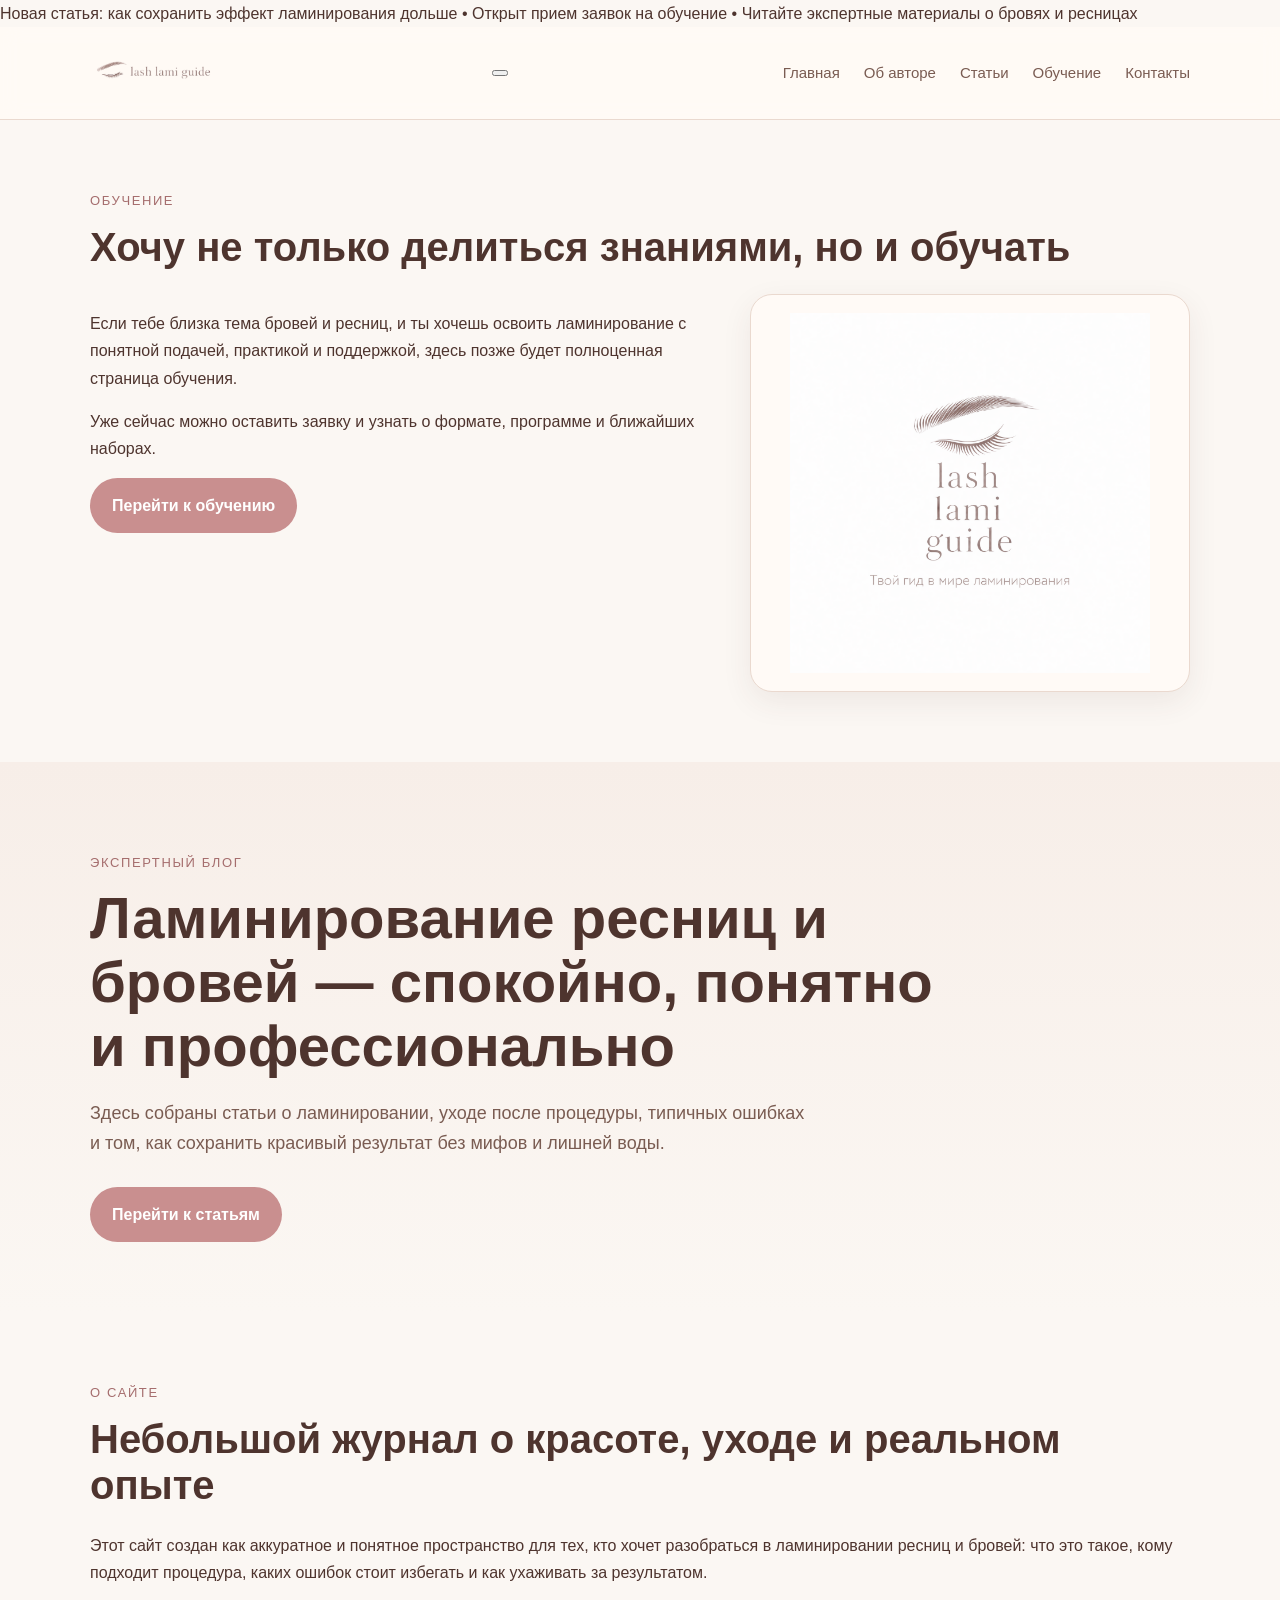
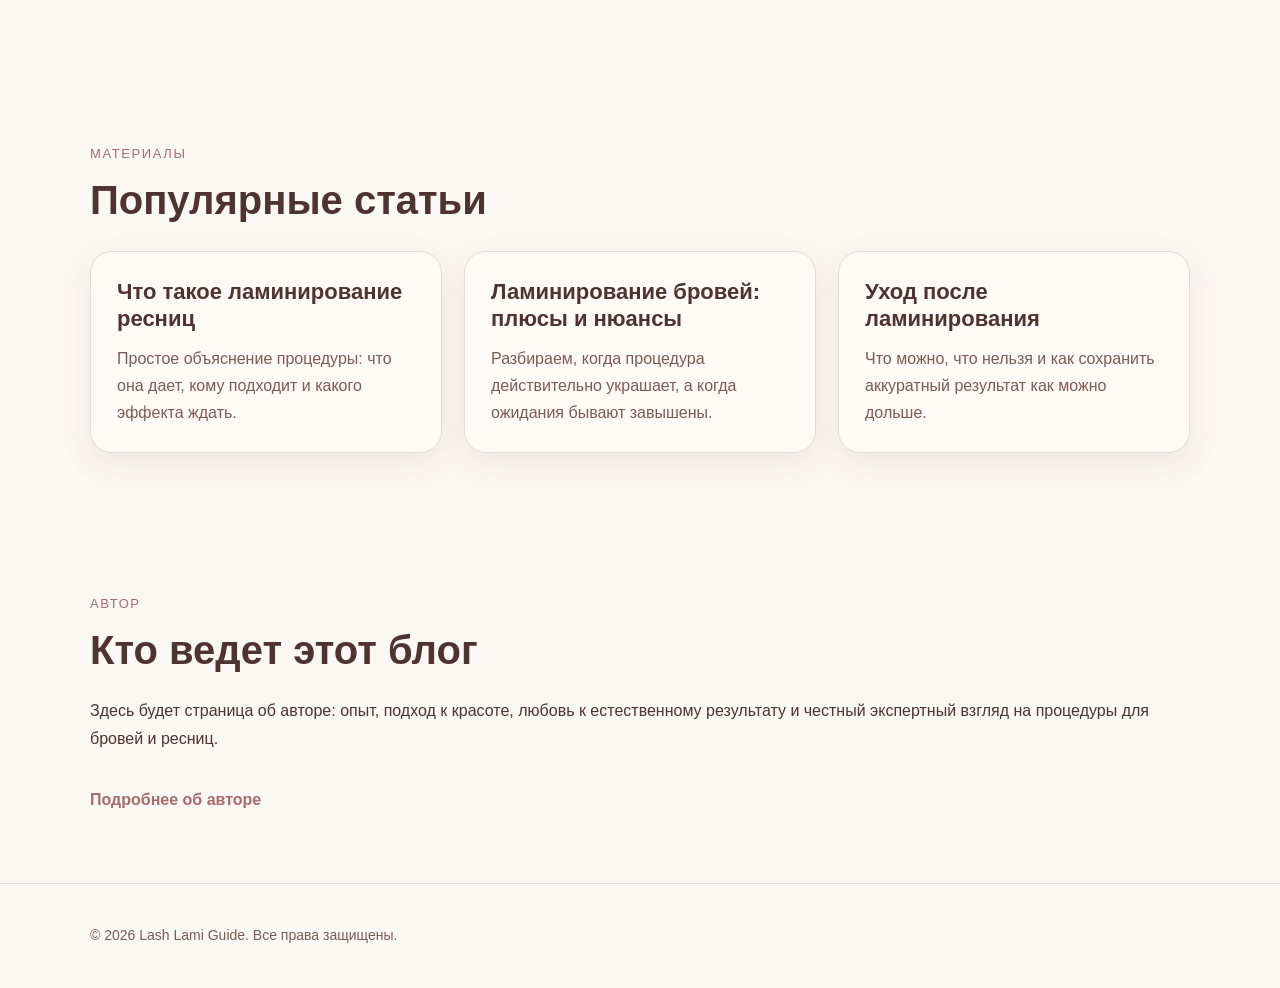
<file: index.html>
<!DOCTYPE html>
<html lang="ru">
<head>
  <meta charset="UTF-8">
  <meta name="viewport" content="width=device-width, initial-scale=1.0">
  <title>Lash Lami Guide — блог о ламинировании ресниц и бровей</title>
  <meta name="description" content="Экспертный блог о ламинировании ресниц и бровей: статьи, уход, советы, ошибки и личный опыт автора.">
  <link rel="icon" type="image/png" href="images/favicon.png">
  <link rel="stylesheet" href="style.css">
</head>
<body>
  <div class="top-announcement">
  <div class="announcement-track">
    <span>Новая статья: как сохранить эффект ламинирования дольше</span>
    <span>•</span>
    <span>Открыт прием заявок на обучение</span>
    <span>•</span>
    <span>Читайте экспертные материалы о бровях и ресницах</span>
  </div>
</div>
<header class="site-header">
<div class="container">
  <div class="header-top">
    <a href="index.html" class="logo">
      <img src="images/logo-header.png" alt="Lash Lami Guide">
    </a>

    <button class="burger" id="burger-button" aria-label="Открыть меню" aria-expanded="false">
      <span></span>
      <span></span>
      <span></span>
    </button>

    <nav class="main-nav" id="main-nav">
      <a href="index.html">Главная</a>
      <a href="about.html">Об авторе</a>
      <a href="articles.html">Статьи</a>
      <a href="training.html">Обучение</a>
      <a href="contacts.html">Контакты</a>
    </nav>
  </div>
</div>
</header>
  <section class="training-preview">
    <div class="container">
      <div class="section-heading">
        <p class="section-kicker">Обучение</p>
        <h2>Хочу не только делиться знаниями, но и обучать</h2>
      </div>

      <div class="split-block">
        <div>
          <p>
            Если тебе близка тема бровей и ресниц, и ты хочешь освоить ламинирование
            с понятной подачей, практикой и поддержкой, здесь позже будет полноценная
            страница обучения.
          </p>
          <p>
            Уже сейчас можно оставить заявку и узнать о формате, программе и ближайших наборах.
          </p>
          <a class="button" href="training.html">Перейти к обучению</a>
        </div>

        <div class="training-logo-box">
  <img src="images/logo-main.png" alt="Lash Lami Guide" class="training-logo-image">
</div>
      </div>
    </div>
  </section>
  <main>
    <section class="hero">
      <div class="container">
        <p class="hero-label">Экспертный блог</p>
        <h1>Ламинирование ресниц и бровей — спокойно, понятно и профессионально</h1>
        <p class="hero-text">
          Здесь собраны статьи о ламинировании, уходе после процедуры, типичных ошибках и том,
          как сохранить красивый результат без мифов и лишней воды.
        </p>
        <a class="button" href="articles.html">Перейти к статьям</a>
      </div>
    </section>

    <section class="intro">
      <div class="container">
        <div class="section-heading">
          <p class="section-kicker">О сайте</p>
          <h2>Небольшой журнал о красоте, уходе и реальном опыте</h2>
        </div>

        <p>
          Этот сайт создан как аккуратное и понятное пространство для тех, кто хочет разобраться
          в ламинировании ресниц и бровей: что это такое, кому подходит процедура, каких ошибок
          стоит избегать и как ухаживать за результатом.
        </p>
      </div>
    </section>

    <section class="featured-posts">
      <div class="container">
        <div class="section-heading">
          <p class="section-kicker">Материалы</p>
          <h2>Популярные статьи</h2>
        </div>

        <div class="cards">
          <article class="card">
            <h3><a href="articles/lash-lamination.html">Что такое ламинирование ресниц</a></h3>
            <p>
              Простое объяснение процедуры: что она дает, кому подходит и какого эффекта ждать.
            </p>
          </article>

          <article class="card">
            <h3><a href="articles/brow-lamination.html">Ламинирование бровей: плюсы и нюансы</a></h3>
            <p>
              Разбираем, когда процедура действительно украшает, а когда ожидания бывают завышены.
            </p>
          </article>

          <article class="card">
            <h3><a href="articles/aftercare.html">Уход после ламинирования</a></h3>
            <p>
              Что можно, что нельзя и как сохранить аккуратный результат как можно дольше.
            </p>
          </article>
        </div>
      </div>
    </section>

    <section class="author-preview">
      <div class="container">
        <div class="section-heading">
          <p class="section-kicker">Автор</p>
          <h2>Кто ведет этот блог</h2>
        </div>

        <p>
          Здесь будет страница об авторе: опыт, подход к красоте, любовь к естественному результату
          и честный экспертный взгляд на процедуры для бровей и ресниц.
        </p>

        <a class="text-link" href="about.html">Подробнее об авторе</a>
      </div>
    </section>
  </main>

  <footer class="site-footer">
    <div class="container">
      <p>© 2026 Lash Lami Guide. Все права защищены.</p>
    </div>
  </footer>
  <script>
    const burgerButton = document.getElementById('burger-button');
    const mainNav = document.getElementById('main-nav');

    if (burgerButton && mainNav) {
      burgerButton.addEventListener('click', () => {
        const isOpen = mainNav.classList.toggle('is-open');
        burgerButton.setAttribute('aria-expanded', isOpen ? 'true' : 'false');
      });
    }
  </script>
</body>
</html>
</file>
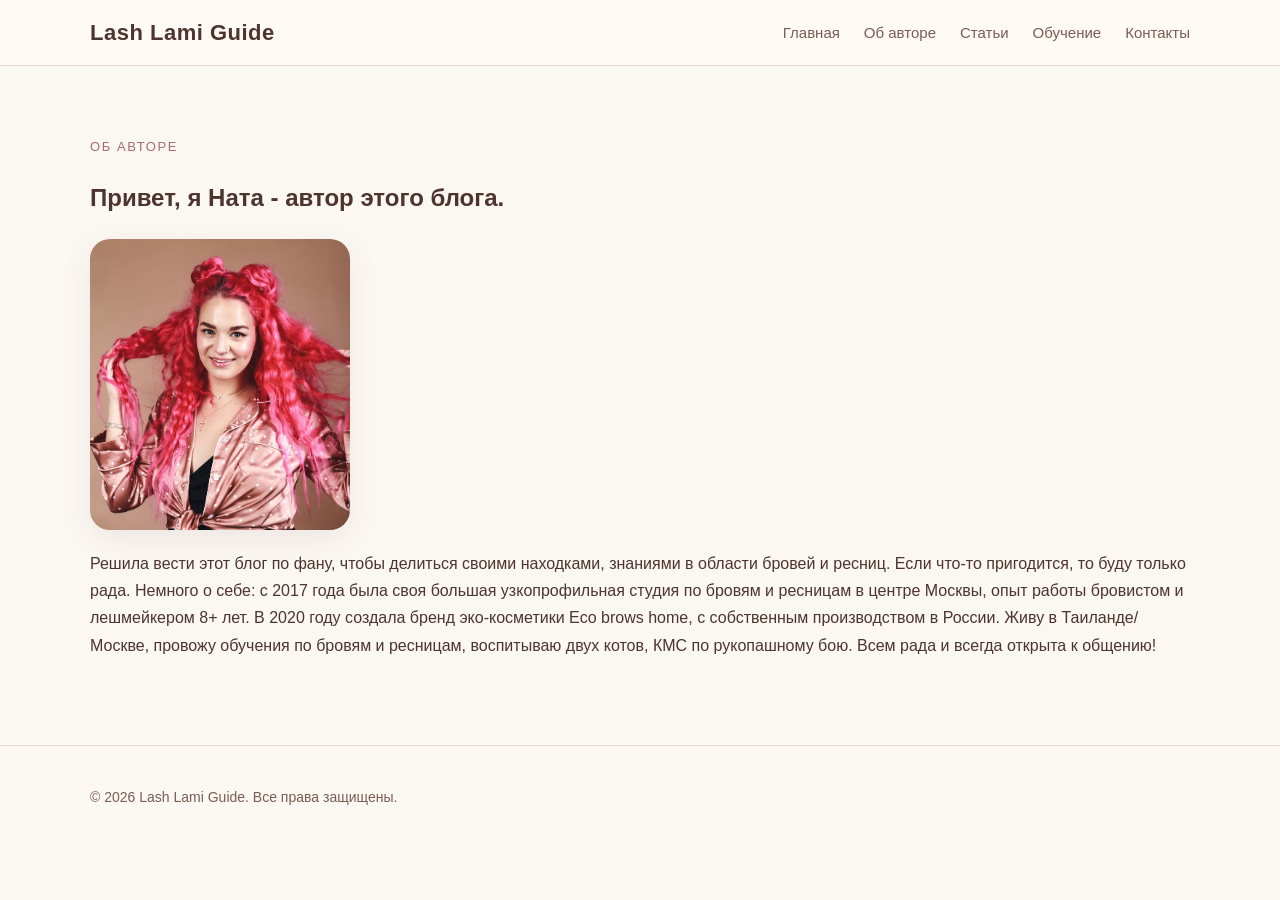
<file: about.html>
<!DOCTYPE html>
<html lang="ru">
<head>
  <meta charset="UTF-8">
  <meta name="viewport" content="width=device-width, initial-scale=1.0">
  <title>Об авторе — Lash Lami Guide</title>
  <meta name="description" content="Об авторе блога Lash Lami Guide: опыт, подход и взгляд на ламинирование ресниц и бровей.">
  <link rel="stylesheet" href="style.css">
</head>
<body>

  <header class="site-header">
    <div class="container">
      <div class="header-top">
        <a href="index.html" class="logo">Lash Lami Guide</a>
        <nav class="main-nav">
  <a href="index.html">Главная</a>
  <a href="about.html">Об авторе</a>
  <a href="articles.html">Статьи</a>
  <a href="training.html">Обучение</a>
  <a href="contacts.html">Контакты</a>
</nav>
      </div>
    </div>
  </header>

  <main>
    <section>
      <div class="container">
        <p class="section-kicker">Об авторе</p>
        <h1>Привет, я Ната - автор этого блога.</h1>
        <img src="images/author.jpg" alt="Автор блога о ламинировании" class="author-image">
        <p>
          Решила вести этот блог по фану, чтобы делиться своими находками, знаниями в области бровей и ресниц.
          Если что-то пригодится, то буду только рада. Немного о себе: с 2017 года была своя большая узкопрофильная студия по бровям и ресницам
          в центре Москвы, опыт работы бровистом и лешмейкером 8+ лет.
          В 2020 году создала бренд эко-косметики Eco brows home, с собственным производством в России. Живу в Таиланде/Москве, провожу обучения по бровям и ресницам,
          воспитываю двух котов, КМС по рукопашному бою.
          Всем рада и всегда открыта к общению!
        </p>
      </div>
    </section>
  </main>

  <footer class="site-footer">
    <div class="container">
      <p>© 2026 Lash Lami Guide. Все права защищены.</p>
    </div>
  </footer>

</body>
</html>
</file>
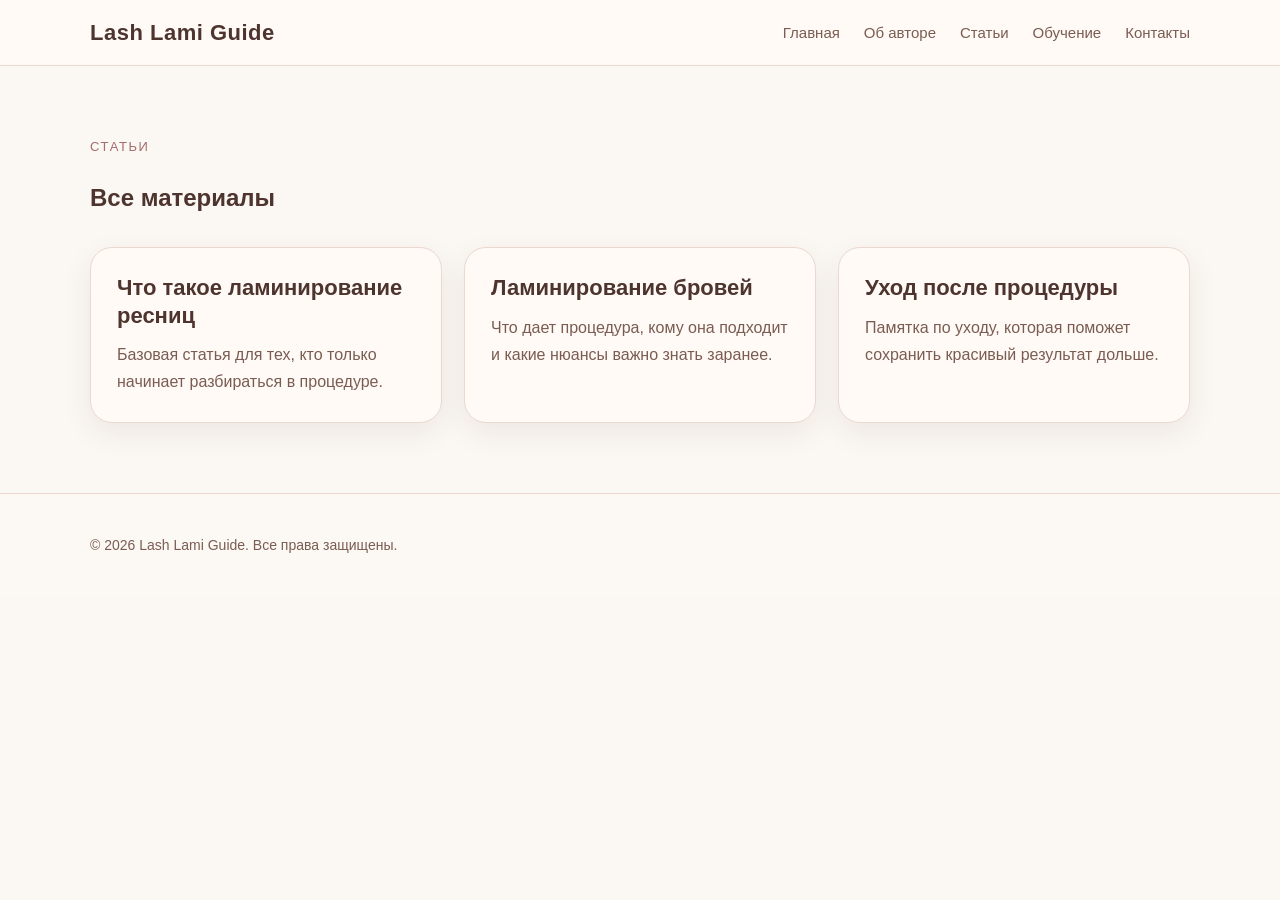
<file: articles.html>
<!DOCTYPE html>
<html lang="ru">
<head>
  <meta charset="UTF-8">
  <meta name="viewport" content="width=device-width, initial-scale=1.0">
  <title>Статьи — Lash Lami Guide</title>
  <meta name="description" content="Статьи о ламинировании ресниц и бровей: уход, ошибки, советы и разбор процедур.">
  <link rel="stylesheet" href="style.css">
</head>
<body>

  <header class="site-header">
    <div class="container">
      <div class="header-top">
        <a href="index.html" class="logo">Lash Lami Guide</a>
        <nav class="main-nav">
      <a href="index.html">Главная</a>
      <a href="about.html">Об авторе</a>
      <a href="articles.html">Статьи</a>
      <a href="training.html">Обучение</a>
      <a href="contacts.html">Контакты</a>
    </nav>
      </div>
    </div>
  </header>

  <main>
    <section>
      <div class="container">
        <p class="section-kicker">Статьи</p>
        <h1>Все материалы</h1>

        <div class="cards">
          <article class="card">
            <h3><a href="articles/lash-lamination.html">Что такое ламинирование ресниц</a></h3>
            <p>Базовая статья для тех, кто только начинает разбираться в процедуре.</p>
          </article>

          <article class="card">
            <h3><a href="articles/brow-lamination.html">Ламинирование бровей</a></h3>
            <p>Что дает процедура, кому она подходит и какие нюансы важно знать заранее.</p>
          </article>

          <article class="card">
            <h3><a href="articles/aftercare.html">Уход после процедуры</a></h3>
            <p>Памятка по уходу, которая поможет сохранить красивый результат дольше.</p>
          </article>
        </div>
      </div>
    </section>
  </main>

  <footer class="site-footer">
    <div class="container">
      <p>© 2026 Lash Lami Guide. Все права защищены.</p>
    </div>
  </footer>

</body>
</html>
</file>
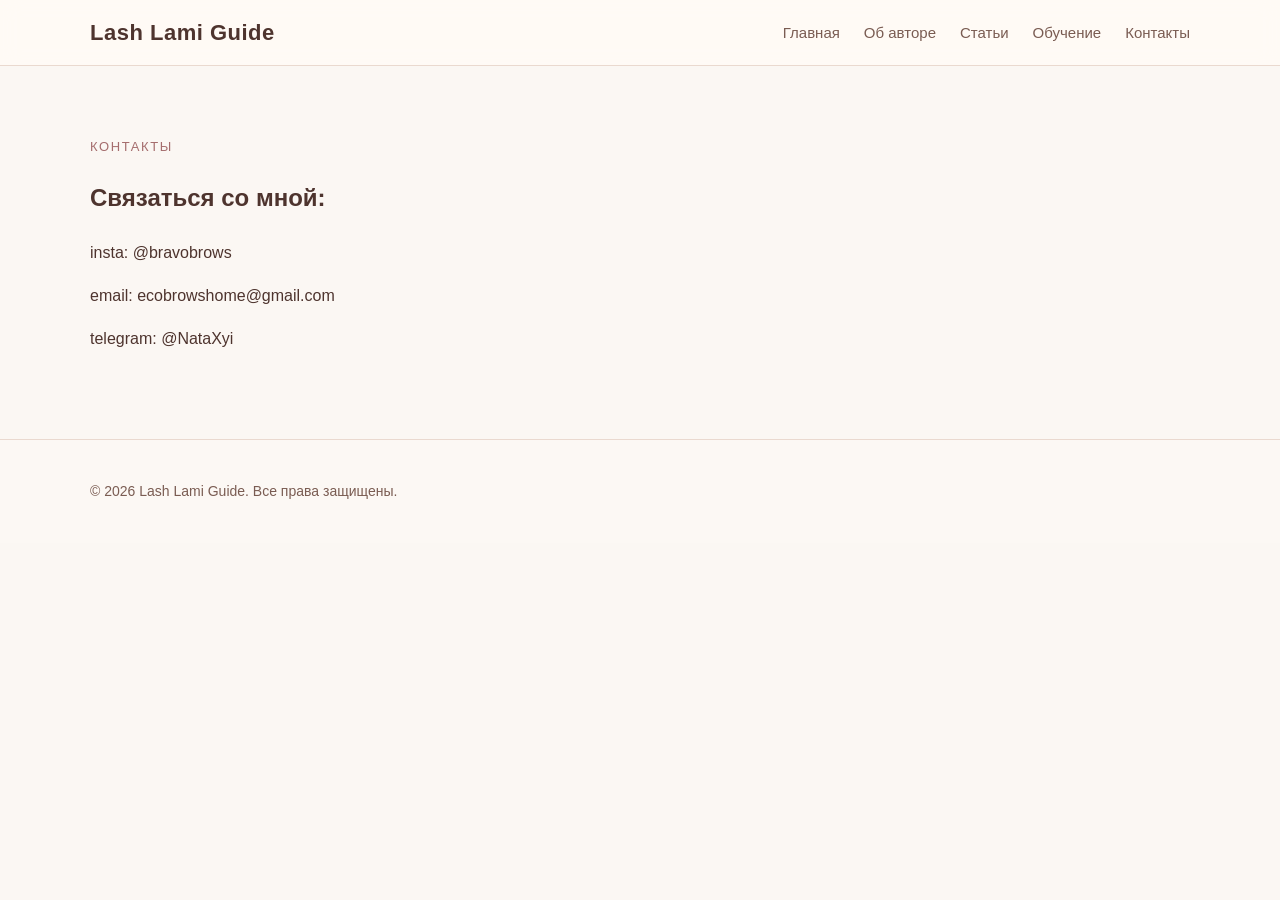
<file: contacts.html>
<!DOCTYPE html>
<html lang="ru">
<head>
  <meta charset="UTF-8">
  <meta name="viewport" content="width=device-width, initial-scale=1.0">
  <title>Контакты — Lash Lami Guide</title>
  <meta name="description" content="Контакты блога Lash Lami Guide.">
  <link rel="stylesheet" href="style.css">
</head>
<body>

  <header class="site-header">
    <div class="container">
      <div class="header-top">
        <a href="index.html" class="logo">Lash Lami Guide</a>
        <nav class="main-nav">
        <a href="index.html">Главная</a>
        <a href="about.html">Об авторе</a>
        <a href="articles.html">Статьи</a>
        <a href="training.html">Обучение</a>
        <a href="contacts.html">Контакты</a>
      </nav>
      </div>
    </div>
  </header>

  <main>
    <section>
      <div class="container">
        <p class="section-kicker">Контакты</p>
        <h1>Связаться со мной:</h1>
        <p>insta: @bravobrows</p>
        <p>email: ecobrowshome@gmail.com</p>
        <p>telegram: @NataXyi</p>
      </div>
    </section>
  </main>

  <footer class="site-footer">
    <div class="container">
      <p>© 2026 Lash Lami Guide. Все права защищены.</p>
    </div>
  </footer>

</body>
</html>
</file>
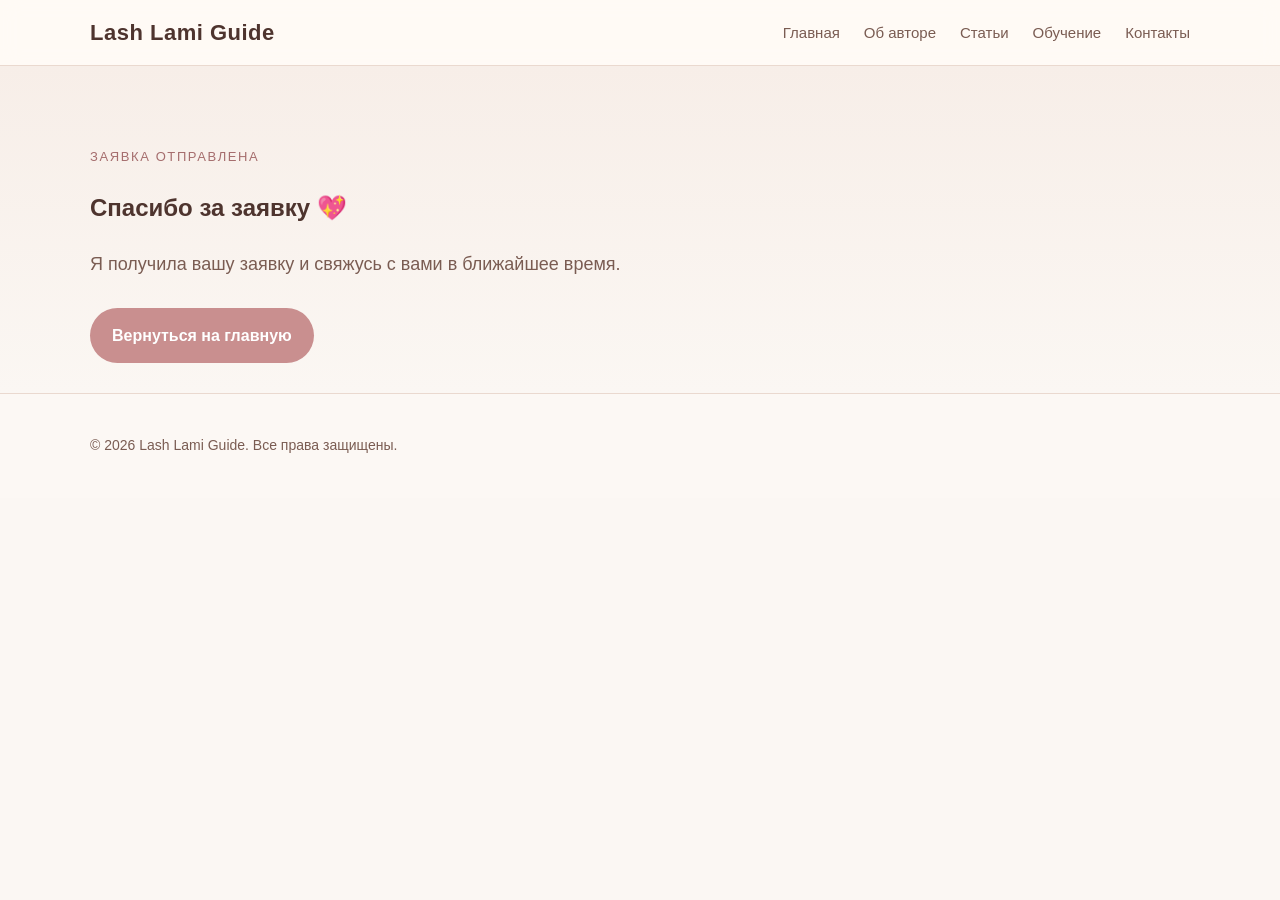
<file: thanks.html>
<!DOCTYPE html>
<html lang="ru">
<head>
  <meta charset="UTF-8">
  <meta name="viewport" content="width=device-width, initial-scale=1.0">
  <title>Спасибо за заявку — Lash Lami Guide</title>
  <meta name="description" content="Спасибо за заявку на обучение.">
  <link rel="stylesheet" href="style.css">
</head>
<body>

  <header class="site-header">
    <div class="container">
      <div class="header-top">
        <a href="index.html" class="logo">Lash Lami Guide</a>
        <nav class="main-nav">
          <a href="index.html">Главная</a>
          <a href="about.html">Об авторе</a>
          <a href="articles.html">Статьи</a>
          <a href="training.html">Обучение</a>
          <a href="contacts.html">Контакты</a>
        </nav>
      </div>
    </div>
  </header>

  <main>
    <section class="page-hero">
      <div class="container">
        <p class="section-kicker">Заявка отправлена</p>
        <h1>Спасибо за заявку 💖</h1>
        <p class="hero-text">
          Я получила вашу заявку и свяжусь с вами в ближайшее время.
        </p>
        <a class="button" href="index.html">Вернуться на главную</a>
      </div>
    </section>
  </main>

  <footer class="site-footer">
    <div class="container">
      <p>© 2026 Lash Lami Guide. Все права защищены.</p>
    </div>
  </footer>

</body>
</html>
</file>
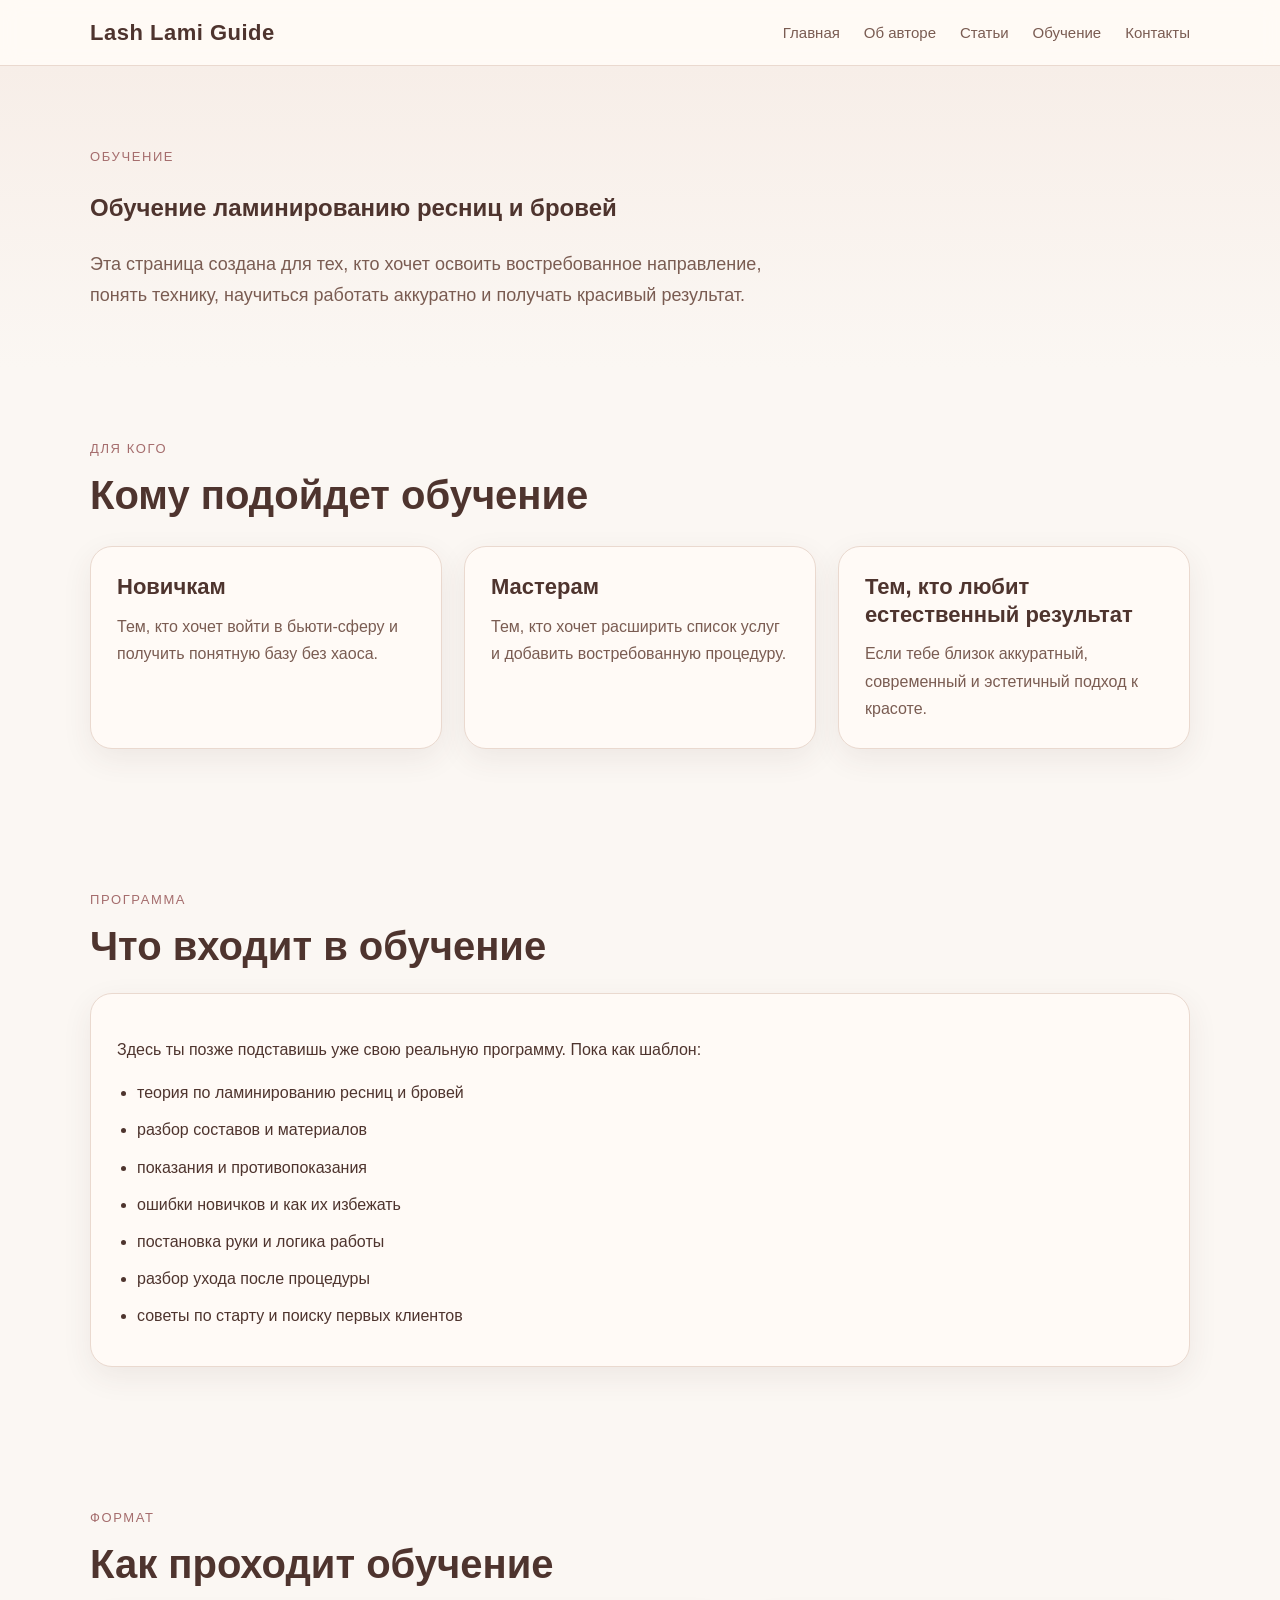
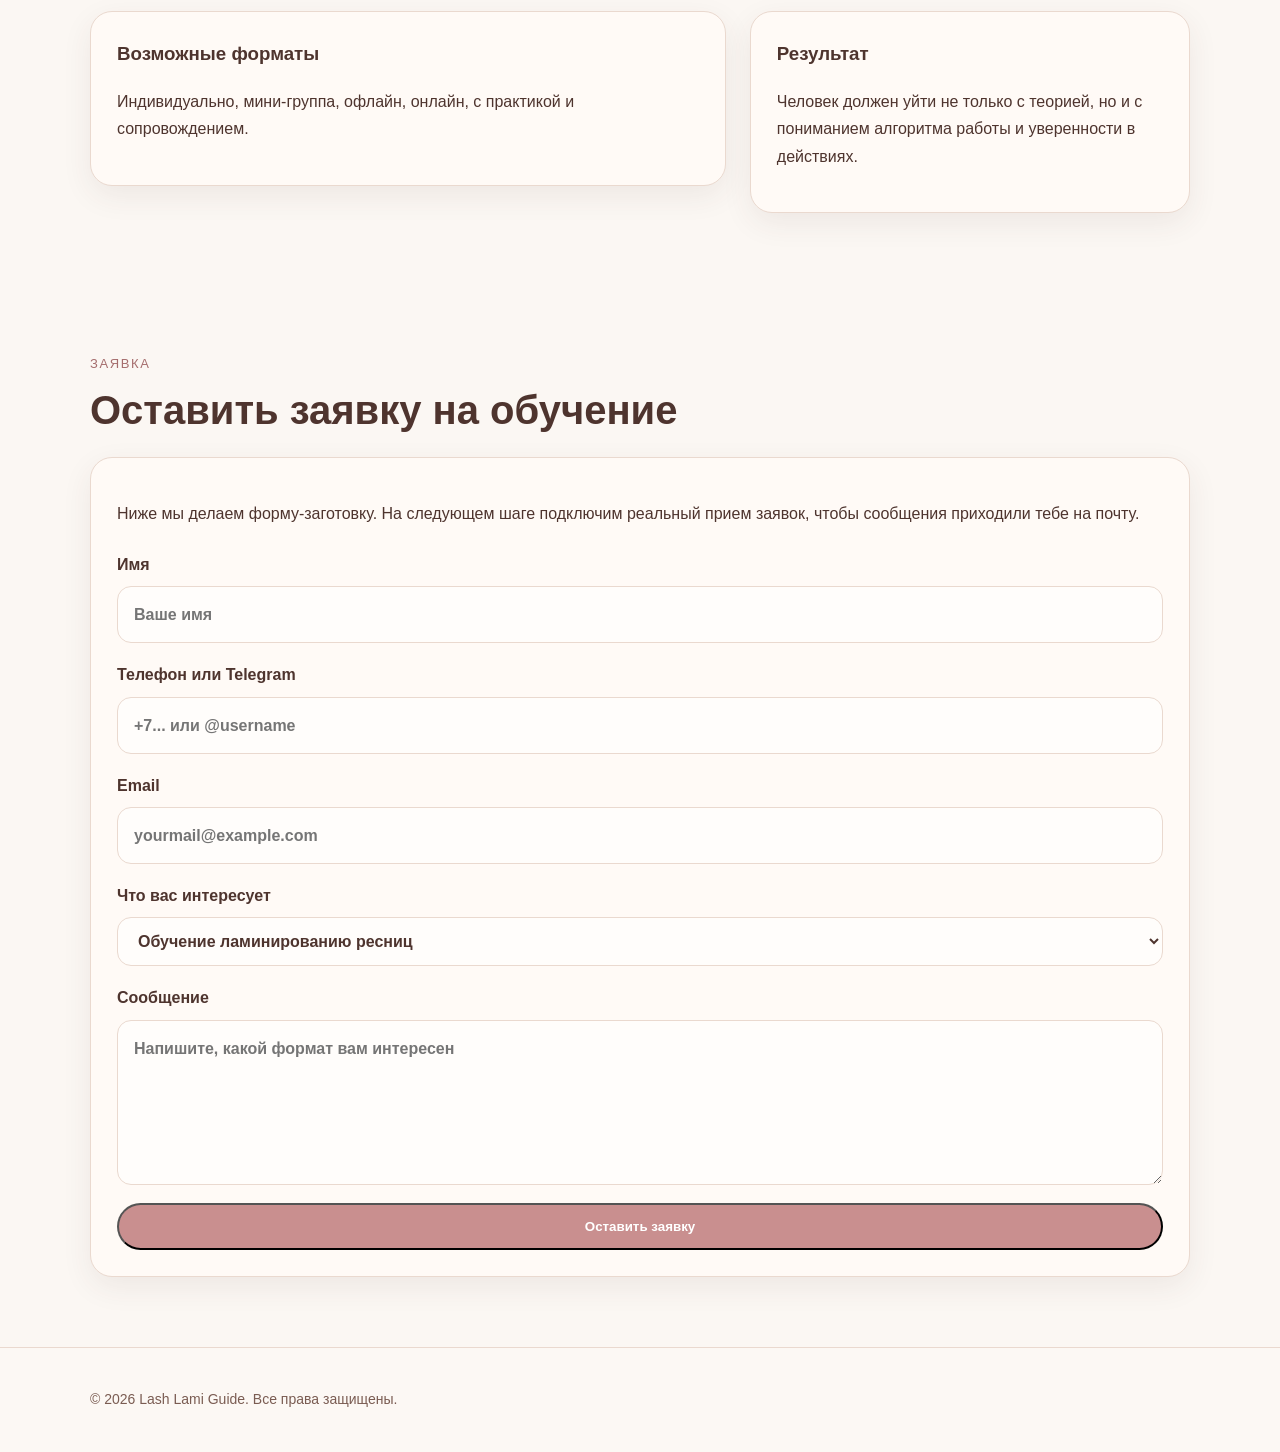
<file: training.html>
<!DOCTYPE html>
<html lang="ru">
<head>
  <meta charset="UTF-8">
  <meta name="viewport" content="width=device-width, initial-scale=1.0">
  <title>Обучение — Lash Lami Guide</title>
  <meta name="description" content="Обучение ламинированию ресниц и бровей: формат, программа, для кого подходит и как оставить заявку.">
  <link rel="stylesheet" href="style.css">
</head>
<body>

  <header class="site-header">
    <div class="container">
      <div class="header-top">
        <a href="index.html" class="logo">Lash Lami Guide</a>
        <nav class="main-nav">
  <a href="index.html">Главная</a>
  <a href="about.html">Об авторе</a>
  <a href="articles.html">Статьи</a>
  <a href="training.html">Обучение</a>
  <a href="contacts.html">Контакты</a>
</nav>
      </div>
    </div>
  </header>

  <main>
    <section class="page-hero">
      <div class="container">
        <p class="section-kicker">Обучение</p>
        <h1>Обучение ламинированию ресниц и бровей</h1>
        <p class="hero-text">
          Эта страница создана для тех, кто хочет освоить востребованное направление,
          понять технику, научиться работать аккуратно и получать красивый результат.
        </p>
      </div>
    </section>

    <section>
      <div class="container">
        <div class="section-heading">
          <p class="section-kicker">Для кого</p>
          <h2>Кому подойдет обучение</h2>
        </div>

        <div class="cards">
          <article class="card">
            <h3>Новичкам</h3>
            <p>Тем, кто хочет войти в бьюти-сферу и получить понятную базу без хаоса.</p>
          </article>

          <article class="card">
            <h3>Мастерам</h3>
            <p>Тем, кто хочет расширить список услуг и добавить востребованную процедуру.</p>
          </article>

          <article class="card">
            <h3>Тем, кто любит естественный результат</h3>
            <p>Если тебе близок аккуратный, современный и эстетичный подход к красоте.</p>
          </article>
        </div>
      </div>
    </section>

    <section>
      <div class="container">
        <div class="section-heading">
          <p class="section-kicker">Программа</p>
          <h2>Что входит в обучение</h2>
        </div>

        <div class="content-box">
          <p>Здесь ты позже подставишь уже свою реальную программу. Пока как шаблон:</p>

          <ul class="styled-list">
            <li>теория по ламинированию ресниц и бровей</li>
            <li>разбор составов и материалов</li>
            <li>показания и противопоказания</li>
            <li>ошибки новичков и как их избежать</li>
            <li>постановка руки и логика работы</li>
            <li>разбор ухода после процедуры</li>
            <li>советы по старту и поиску первых клиентов</li>
          </ul>
        </div>
      </div>
    </section>

    <section>
      <div class="container">
        <div class="section-heading">
          <p class="section-kicker">Формат</p>
          <h2>Как проходит обучение</h2>
        </div>

        <div class="split-block">
          <div class="info-box">
            <h3>Возможные форматы</h3>
            <p>Индивидуально, мини-группа, офлайн, онлайн, с практикой и сопровождением.</p>
          </div>

          <div class="info-box">
            <h3>Результат</h3>
            <p>Человек должен уйти не только с теорией, но и с пониманием алгоритма работы и уверенности в действиях.</p>
          </div>
        </div>
      </div>
    </section>

    <section class="application-section">
      <div class="container">
        <div class="section-heading">
          <p class="section-kicker">Заявка</p>
          <h2>Оставить заявку на обучение</h2>
        </div>

        <div class="content-box">
          <p>
            Ниже мы делаем форму-заготовку. На следующем шаге подключим реальный прием заявок,
            чтобы сообщения приходили тебе на почту.
          </p>

          <form id="training-form" class="application-form" action="https://formspree.io/f/xrerggzw" method="POST">
            <input type="hidden" name="_subject" value="Новая заявка на обучение">
            <label>
              Имя
              <input type="text" name="name" placeholder="Ваше имя" required>
            </label>

            <label>
              Телефон или Telegram
              <input type="text" name="contact" placeholder="+7... или @username" required>
            </label>

            <label>
              Email
              <input type="email" name="email" placeholder="yourmail@example.com" required>
            </label>

            <label>
              Что вас интересует
              <select name="interest">
                <option>Обучение ламинированию ресниц</option>
                <option>Обучение ламинированию бровей</option>
                <option>Комплексное обучение</option>
                <option>Хочу уточнить формат</option>
              </select>
            </label>

            <label>
              Сообщение
              <textarea name="message" rows="5" placeholder="Напишите, какой формат вам интересен"></textarea>
            </label>

            <button type="submit" class="button">Оставить заявку</button>
          </form>
        </div>
      </div>
    </section>
  </main>

  <footer class="site-footer">
    <div class="container">
      <p>© 2026 Lash Lami Guide. Все права защищены.</p>
    </div>
  </footer>
  <script>
    const form = document.getElementById('training-form');

    form.addEventListener('submit', async function (event) {
      event.preventDefault();

      const formData = new FormData(form);

      try {
        const response = await fetch(form.action, {
          method: 'POST',
          body: formData,
          headers: {
            'Accept': 'application/json'
          }
        });

        if (response.ok) {
          window.location.href = 'thanks.html';
        } else {
          alert('Не удалось отправить заявку. Попробуйте еще раз.');
        }
      } catch (error) {
        alert('Ошибка соединения. Попробуйте еще раз.');
      }
    });
  </script>
</body>
</html>
</file>
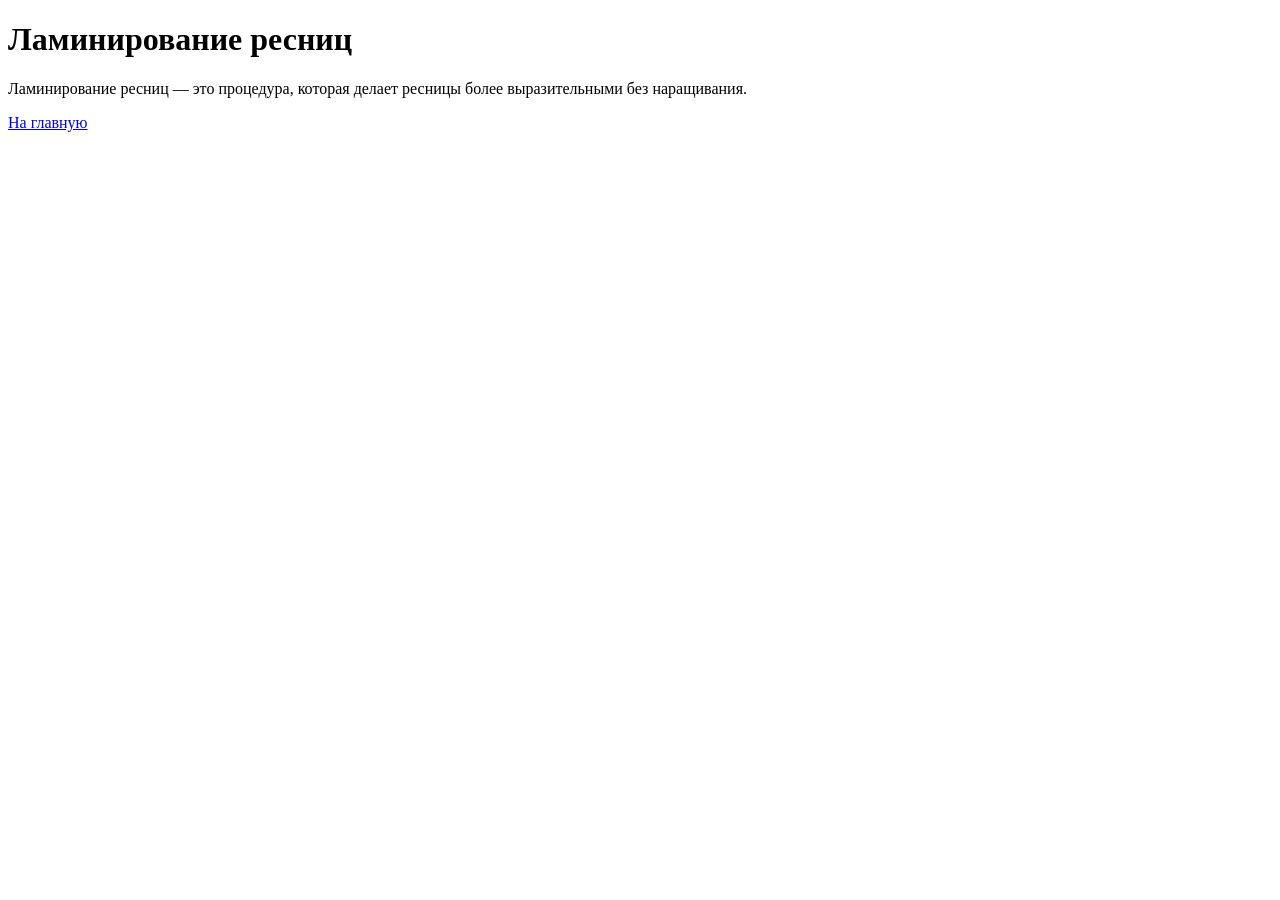
<file: articles/aftercare.html>
<!DOCTYPE html>
<html lang="ru">
<head>
  <meta charset="UTF-8">
  <title>Ламинирование ресниц</title>
</head>
<body>

<h1>Ламинирование ресниц</h1>

<p>Ламинирование ресниц — это процедура, которая делает ресницы более выразительными без наращивания.</p>

<a href="index.html">На главную</a>

</body>
</html>
</file>
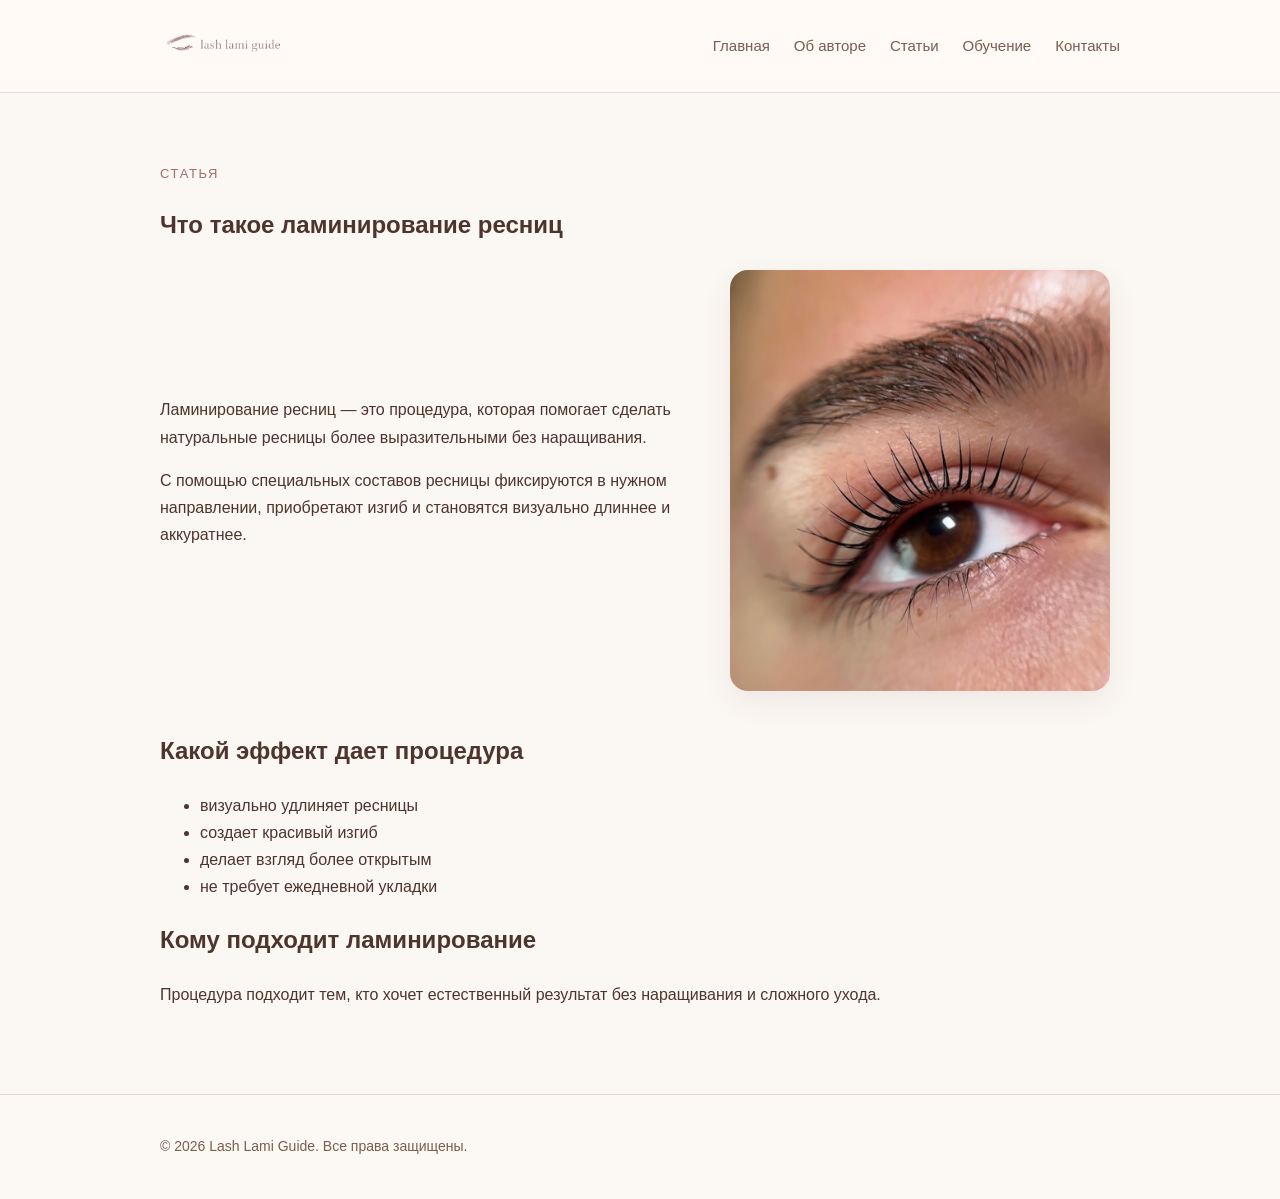
<file: articles/lash-lamination.html>
<!DOCTYPE html>
<html lang="ru">
<head>
  <meta charset="UTF-8">
  <meta name="viewport" content="width=device-width, initial-scale=1.0">
  <title>Ламинирование ресниц — что это такое</title>
  <meta name="description" content="Простое объяснение ламинирования ресниц: что это за процедура, кому подходит и какой эффект дает.">
  <link rel="stylesheet" href="../style.css">
</head>
<body class="article-page">

<header class="site-header">
  <div class="container">
    <div class="header-top">
      <a href="../index.html" class="logo">
  <img src="../images/logo-header.png" alt="Lash Lami Guide">
</a>
      <nav class="main-nav">
        <a href="../index.html">Главная</a>
        <a href="../about.html">Об авторе</a>
        <a href="../articles.html">Статьи</a>
        <a href="../training.html">Обучение</a>
        <a href="../contacts.html">Контакты</a>
      </nav>
    </div>
  </div>
</header>

<main>
  <section>
    <div class="container">

      <p class="section-kicker">Статья</p>

      <h1>Что такое ламинирование ресниц</h1>

<div class="article-intro-grid">
  <div class="article-intro-text">
    <p>
      Ламинирование ресниц — это процедура, которая помогает сделать натуральные ресницы
      более выразительными без наращивания.
    </p>

    <p>
      С помощью специальных составов ресницы фиксируются в нужном направлении,
      приобретают изгиб и становятся визуально длиннее и аккуратнее.
    </p>
  </div>

  <div class="article-intro-visual">
    <img src="../images/lashes.jpg" alt="Ламинирование ресниц" class="article-image">
  </div>
</div>
      <h2>Какой эффект дает процедура</h2>

      <ul>
        <li>визуально удлиняет ресницы</li>
        <li>создает красивый изгиб</li>
        <li>делает взгляд более открытым</li>
        <li>не требует ежедневной укладки</li>
      </ul>

      <h2>Кому подходит ламинирование</h2>

      <p>
        Процедура подходит тем, кто хочет естественный результат без наращивания
        и сложного ухода.
      </p>

    </div>
  </section>
</main>

<footer class="site-footer">
  <div class="container">
    <p>© 2026 Lash Lami Guide. Все права защищены.</p>
  </div>
</footer>

</body>
</html>
</file>
<file: style.css>
:root {
  --bg: #f6efe8;
  --bg-soft: #fbf7f3;
  --card: #fffaf6;
  --text: #4e342e;
  --text-soft: #7a5c52;
  --accent: #c98f8f;
  --accent-dark: #a56d6d;
  --border: #ead9cf;
  --shadow: 0 10px 30px rgba(78, 52, 46, 0.08);
}

* {
  box-sizing: border-box;
}

body {
  margin: 0;
  font-family: Arial, Helvetica, sans-serif;
  background: var(--bg-soft);
  color: var(--text);
  line-height: 1.7;
}

img {
  max-width: 100%;
  display: block;
}

a {
  color: var(--text);
  text-decoration: none;
}

.container {
  width: min(1100px, calc(100% - 40px));
  margin: 0 auto;
}

.site-header {
  background: rgba(255, 250, 246, 0.92);
  border-bottom: 1px solid var(--border);
  position: sticky;
  top: 0;
  backdrop-filter: blur(10px);
}

.header-top {
  display: flex;
  justify-content: space-between;
  align-items: center;
  gap: 28px;
  padding: 14px 0;
}

.logo {
  font-size: 22px;
  font-weight: 700;
  letter-spacing: 0.5px;
  color: var(--text);
}

.main-nav {
  display: flex;
  gap: 24px;
  flex-wrap: wrap;
}

.main-nav a {
  color: var(--text-soft);
  font-size: 15px;
}

.main-nav a:hover {
  color: var(--accent-dark);
}

.hero {
  padding: 90px 0 70px;
  background: linear-gradient(to bottom, #f7eee8, #fbf7f3);
}

.hero-label,
.section-kicker {
  margin: 0 0 12px;
  color: var(--accent-dark);
  font-size: 13px;
  text-transform: uppercase;
  letter-spacing: 1.6px;
}

.hero h1 {
  font-size: clamp(34px, 6vw, 58px);
  line-height: 1.1;
  margin: 0 0 20px;
  max-width: 850px;
}

.hero-text {
  max-width: 720px;
  color: var(--text-soft);
  font-size: 18px;
  margin-bottom: 28px;
}

.button {
  display: inline-block;
  background: var(--accent);
  color: white;
  padding: 14px 22px;
  border-radius: 999px;
  font-weight: 700;
  transition: 0.2s ease;
}

.button:hover {
  background: var(--accent-dark);
  transform: translateY(-1px);
}

section {
  padding: 70px 0;
}

.section-heading {
  margin-bottom: 24px;
}

.section-heading h2 {
  font-size: clamp(26px, 4vw, 40px);
  line-height: 1.15;
  margin: 0;
}

.cards {
  display: grid;
  grid-template-columns: repeat(3, 1fr);
  gap: 22px;
  margin-top: 28px;
}

.card {
  background: var(--card);
  border: 1px solid var(--border);
  border-radius: 22px;
  padding: 26px;
  box-shadow: var(--shadow);
}

.card h3 {
  margin-top: 0;
  margin-bottom: 12px;
  font-size: 22px;
  line-height: 1.25;
}

.card p {
  margin: 0;
  color: var(--text-soft);
}

.text-link {
  display: inline-block;
  margin-top: 18px;
  color: var(--accent-dark);
  font-weight: 700;
}

.site-footer {
  border-top: 1px solid var(--border);
  padding: 26px 0;
  background: #fcf8f4;
  color: var(--text-soft);
  font-size: 14px;
}

@media (max-width: 900px) {
  .cards {
    grid-template-columns: 1fr;
  }

  .header-top {
    flex-direction: column;
    align-items: flex-start;
  }
}.page-hero {
  padding: 80px 0 30px;
  background: linear-gradient(to bottom, #f7eee8, #fbf7f3);
}

.split-block {
  display: grid;
  grid-template-columns: 1.3fr 0.9fr;
  gap: 24px;
  align-items: start;
}

.info-box,
.content-box {
  background: var(--card);
  border: 1px solid var(--border);
  border-radius: 22px;
  padding: 26px;
  box-shadow: var(--shadow);
}

.info-box h3,
.content-box h3 {
  margin-top: 0;
}

.styled-list {
  margin: 16px 0 0;
  padding-left: 20px;
}

.styled-list li {
  margin-bottom: 10px;
}

.application-form {
  display: grid;
  gap: 18px;
  margin-top: 24px;
}

.application-form label {
  display: grid;
  gap: 8px;
  font-weight: 700;
  color: var(--text);
}

.application-form input,
.application-form select,
.application-form textarea {
  width: 100%;
  padding: 14px 16px;
  border: 1px solid var(--border);
  border-radius: 14px;
  background: #fffdfb;
  color: var(--text);
  font: inherit;
}

.application-form textarea {
  resize: vertical;
}

.application-form input:focus,
.application-form select:focus,
.application-form textarea:focus {
  outline: none;
  border-color: var(--accent);
}

@media (max-width: 900px) {
  .split-block {
    grid-template-columns: 1fr;
  }
}
.author-image {
  width: 260px;
  border-radius: 20px;
  margin: 20px 0;
  box-shadow: var(--shadow);
}
.article-image {
  display: block;
  width: 100%;
  max-width: 380px;
  height: auto;
  border-radius: 18px;
  box-shadow: var(--shadow);
}
.article-intro-grid {
  display: grid;
  grid-template-columns: minmax(0, 1fr) 400px;
  gap: 40px;
  align-items: center;
  margin: 24px 0 40px;
}

.article-intro-text p:first-child {
  margin-top: 0;
}

.article-intro-visual {
  display: flex;
  justify-content: center;
}

@media (max-width: 900px) {
  .article-intro-grid {
    grid-template-columns: 1fr;
  }

  .article-intro-visual {
    justify-content: flex-start;
  }
}
  .logo {
  display: inline-flex;
  align-items: center;
}

.logo img {
  height: 64px;
  width: auto;
  display: block;
  object-fit: contain;
}

.training-logo-box {
  background: var(--card);
  border: 1px solid var(--border);
  border-radius: 22px;
  padding: 18px;
  box-shadow: var(--shadow);
  display: flex;
  align-items: center;
  justify-content: center;
  min-height: 220px;
}

.training-logo-image {
  width: 100%;
  max-width: 360px;
  height: auto;
  display: block;
}
.article-page .container {
  width: min(960px, calc(100% - 40px));
}
</file>
